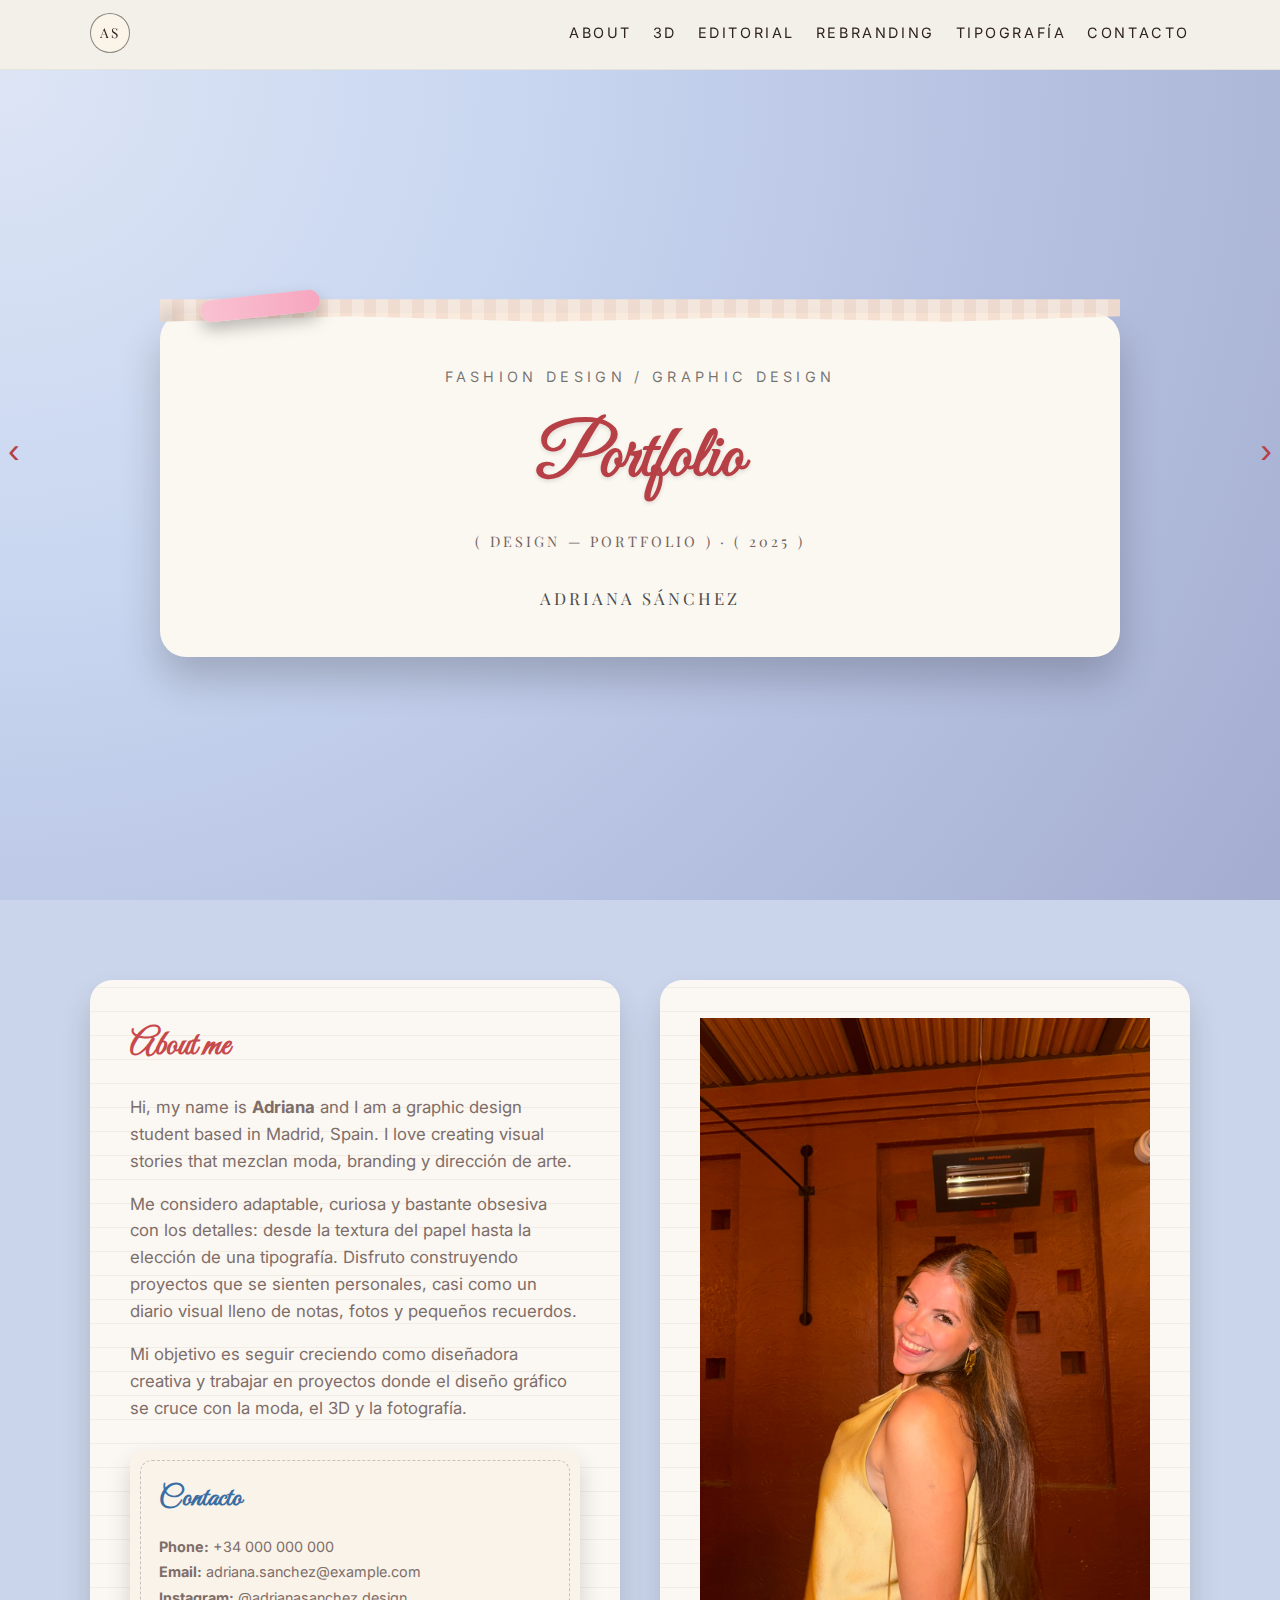
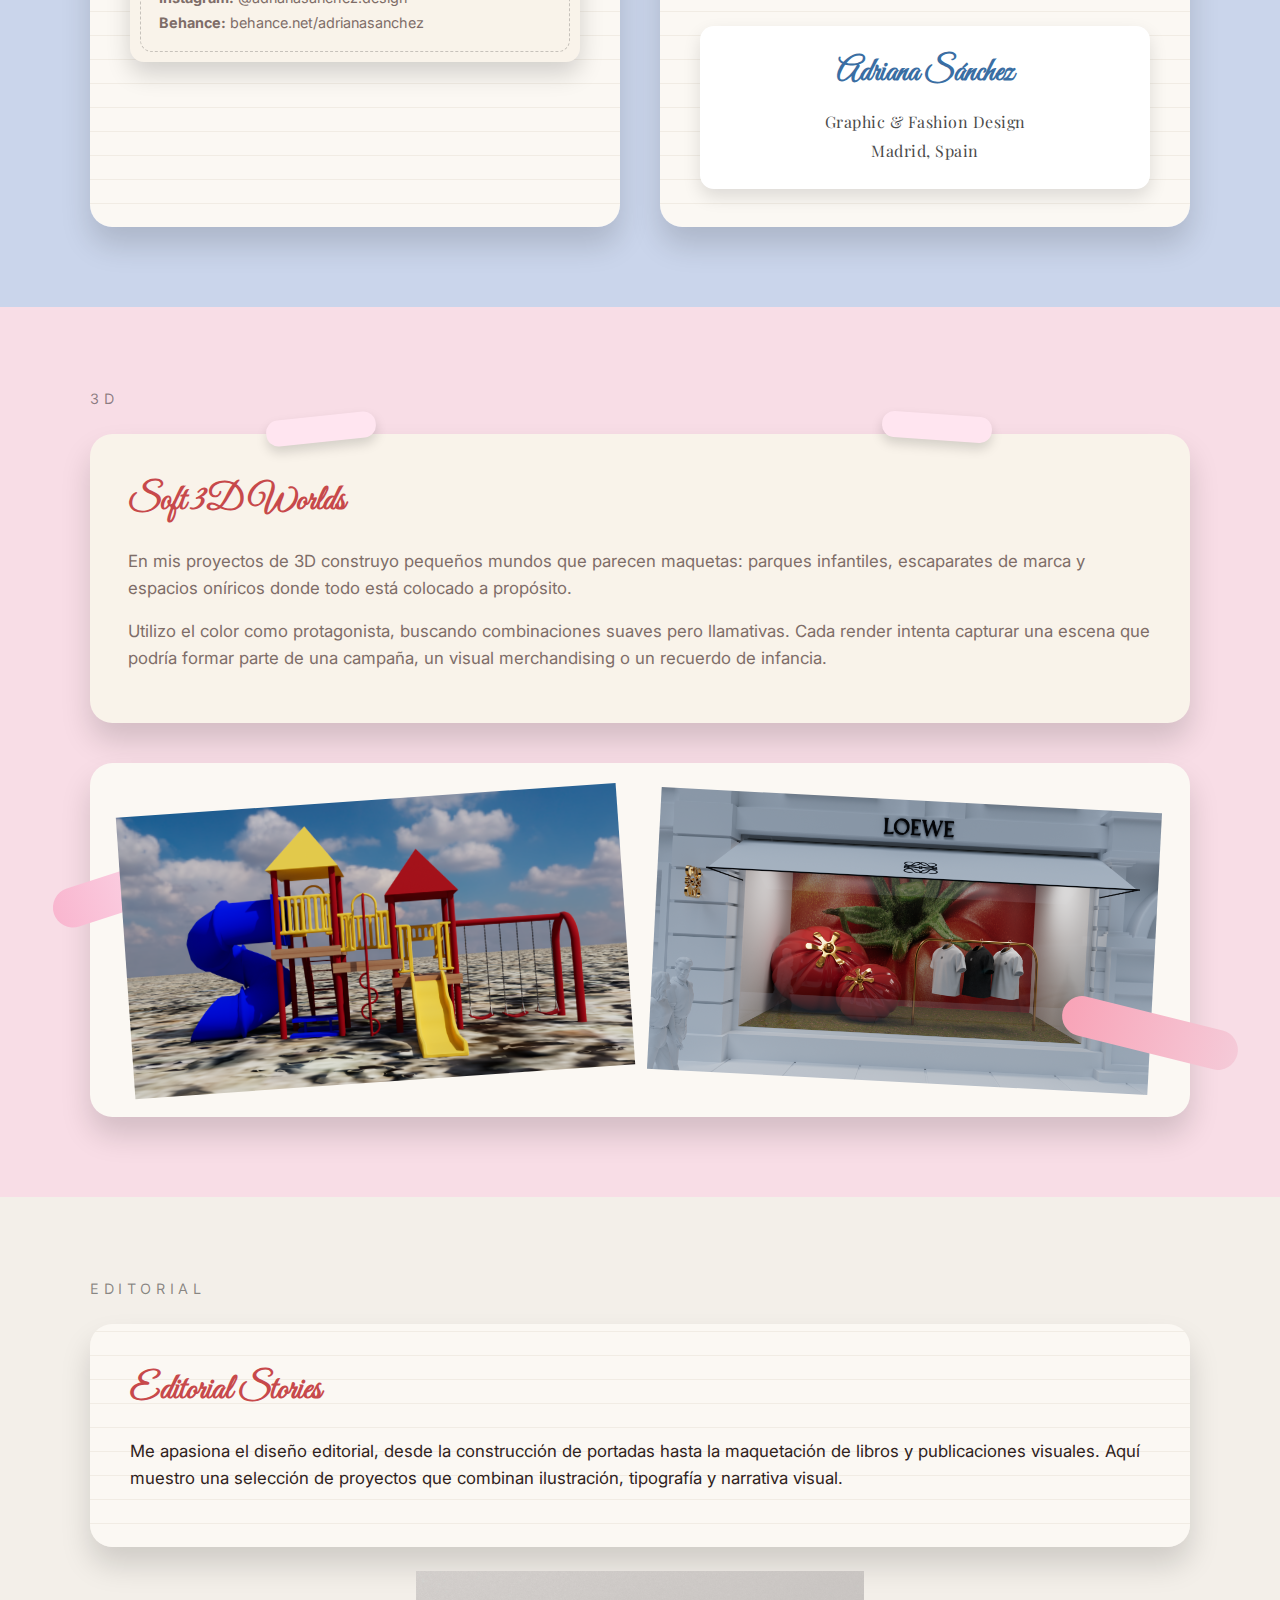
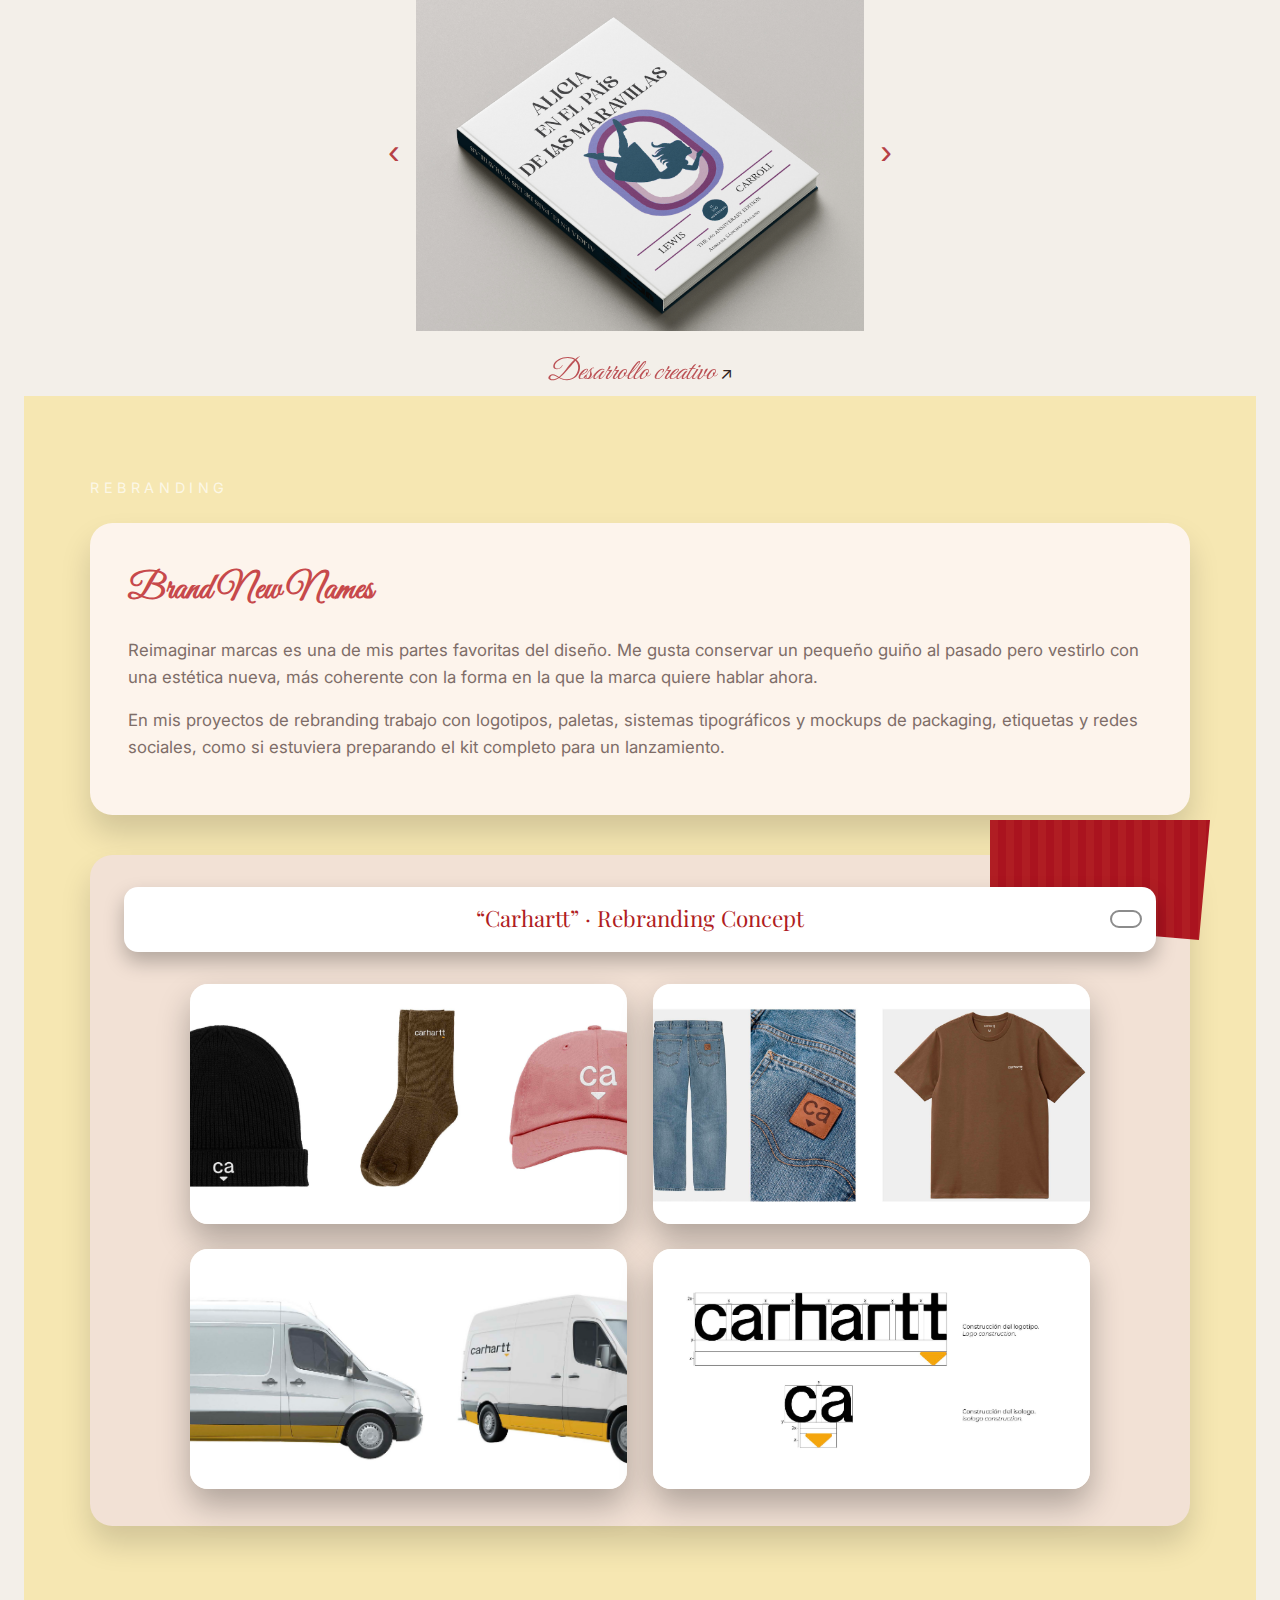
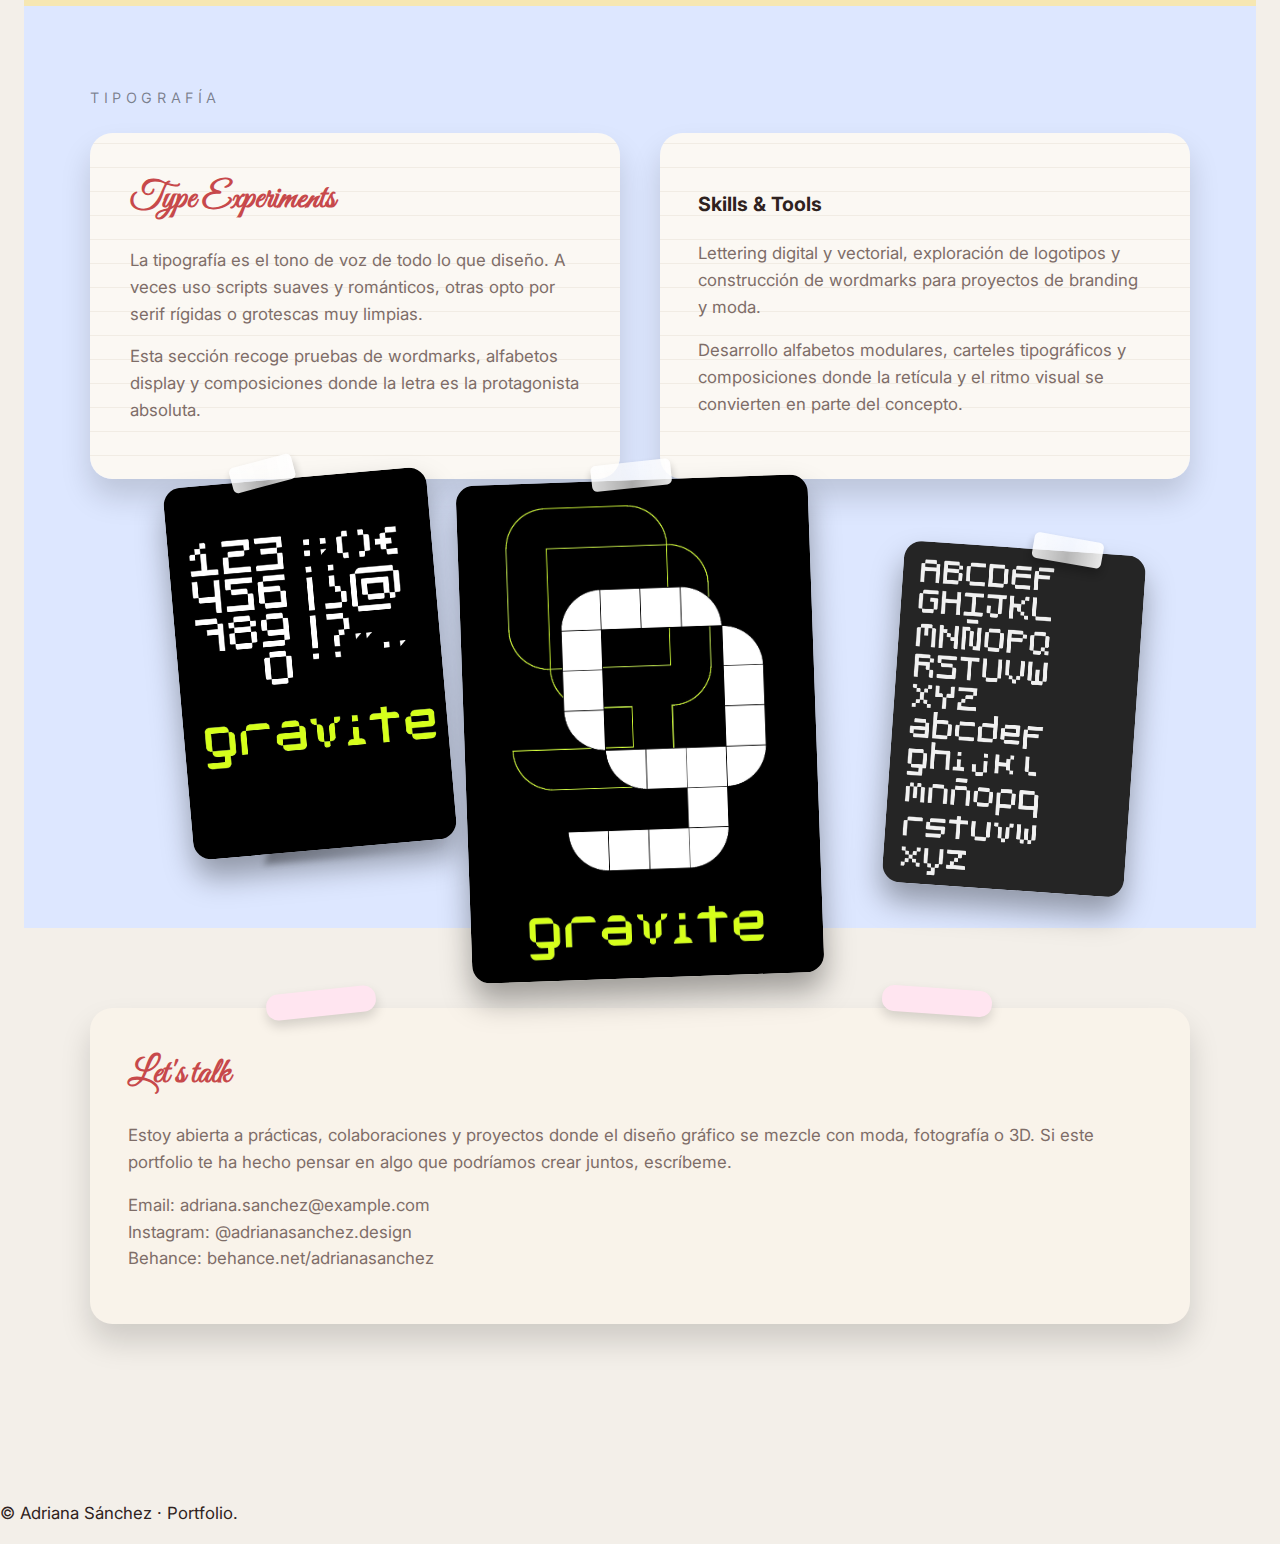
<file: index.html>
<!DOCTYPE html>
<html lang="es">
  <head>
    <meta charset="UTF-8" />
    <meta
      name="viewport"
      content="width=device-width, initial-scale=1.0"
    />
    <title>Adriana Sánchez · Portfolio</title>
    <meta
      name="description"
      content="Portfolio de diseño gráfico y moda de Adriana Sánchez: 3D, editorial, rebranding, tipografía y moda."
    />
    <link rel="stylesheet" href="styles.css" />
  </head>
  <body>
    <a class="skip-link" href="#main">Saltar al contenido</a>

    <header class="site-header">
      <nav class="site-nav" aria-label="Navegación principal">
        <a href="#top" class="logo-mark">AS</a>

        <button
          class="nav-toggle"
          aria-expanded="false"
          aria-label="Abrir menú"
        >
          ☰
        </button>

        <ul class="nav-list">
          <li><a href="#about">About</a></li>
          <li><a href="#3d">3D</a></li>
          <li><a href="#editorial">Editorial</a></li>
          <li><a href="#rebranding">Rebranding</a></li>
          <li><a href="#tipografia">Tipografía</a></li>

          <li><a href="#contacto">Contacto</a></li>
        </ul>
      </nav>
    </header>

    <main id="main">
      <!-- HERO / PORTADA TIPO SOBRE -->
      <section id="top" class="section hero-section">
  <div class="hero-cover">
    <div class="hero-cover-topline">
      <span>FASHION DESIGN / GRAPHIC DESIGN</span>
    </div>

    <h1 class="hero-cover-title">Portfolio</h1>

    <p class="hero-cover-subline">
      ( design — portfolio ) · ( 2025 )
    </p>

    <p class="hero-cover-name">Adriana&nbsp;Sánchez</p>
  </div>
</section>


      <!-- ABOUT / PÁGINA AZUL CON FOTO -->
      <section id="about" class="section section-about">
        <div class="section-inner section-inner--spread">
          <article class="page page-left page-left--about">
  <h2 class="script-heading">About me</h2>
  <p>
    Hi, my name is <strong>Adriana</strong> and I am a graphic
    design student based in Madrid, Spain. I love creating visual
    stories that mezclan moda, branding y dirección de arte.
  </p>
  <p>
    Me considero adaptable, curiosa y bastante obsesiva con los
    detalles: desde la textura del papel hasta la elección de una
    tipografía. Disfruto construyendo proyectos que se sienten
    personales, casi como un diario visual lleno de notas, fotos y
    pequeños recuerdos.
  </p>
  <p>
    Mi objetivo es seguir creciendo como diseñadora creativa y
    trabajar en proyectos donde el diseño gráfico se cruce con la
    moda, el 3D y la fotografía.
  </p>

  <!-- TARJETA DE CONTACTO DEBAJO DEL OBJETIVO -->
  <div class="ticket-card">
    <h3 class="ticket-name">Contacto</h3>
    <p><strong>Phone:</strong> +34 000 000 000</p>
    <p><strong>Email:</strong> adriana.sanchez@example.com</p>
    <p><strong>Instagram:</strong> @adrianasanchez.design</p>
    <p><strong>Behance:</strong> behance.net/adrianasanchez</p>
  </div>
</article>


          <article class="page page-right page-right--about">

  <!-- FOTO -->
  <div class="photo-frame photo-frame--id">
      <img src="assets/images/adriana.jpg" alt="Adriana Sánchez" />
  </div>

  <!-- TARJETA DE TEXTO ESTILO BEHANCE -->
  <div class="id-softcard">
      <h3 class="id-title">Adriana Sánchez</h3>
      <p class="id-line">Graphic &amp; Fashion Design</p>
      <p class="id-line">Madrid, Spain</p>
  </div>

</article>

        </div>
      </section>

      <!-- 3D · SECCIÓN ROSA SUAVE -->
      <section id="3d" class="section section-3d">
        <div class="section-label">3D</div>

        <div class="section-inner section-inner--stack">
          <article class="tape-card">
            <h2 class="script-heading">Soft 3D Worlds</h2>
            <p>
              En mis proyectos de 3D construyo pequeños mundos que parecen
              maquetas: parques infantiles, escaparates de marca y espacios
              oníricos donde todo está colocado a propósito.
            </p>
            <p>
              Utilizo el color como protagonista, buscando combinaciones
              suaves pero llamativas. Cada render intenta capturar una
              escena que podría formar parte de una campaña, un visual
              merchandising o un recuerdo de infancia.
            </p>
          </article>

              <div class="photo-collage photo-collage--ribbons">
      <div class="photo-frame photo-frame--tilt-left">
        <!-- RENDER DEL PARQUE INFANTIL -->
        <img src="assets/images/RENDERFINAL.png"
             alt="Render 3D de parque infantil" />
      </div>

      <div class="photo-frame photo-frame--tilt-right">
        <!-- RENDER DEL ESCAPARATE LOEWE -->
        <img src="assets/images/escaparate-loewe.png"
             alt="Render 3D de escaparate para Loewe" />
      </div>
    </div>

      </section>

      <section id="editorial" class="section section-editorial">
  <div class="section-label">Editorial</div>

  <div class="section-inner">

    <!-- TÍTULO -->
    <article class="page page-editorial">
      <h2 class="script-heading">Editorial Stories</h2>
      <p>
        Me apasiona el diseño editorial, desde la construcción de portadas 
        hasta la maquetación de libros y publicaciones visuales. Aquí muestro 
        una selección de proyectos que combinan ilustración, tipografía y 
        narrativa visual.
      </p>
    </article>

<!-- CARRUSEL EDITORIAL -->
<div class="editorial-carousel-wrapper">

  <div class="editorial-carousel">
    <button class="editorial-arrow editorial-arrow--left" type="button" aria-label="Anterior">‹</button>

    <div class="editorial-track">

      <div class="editorial-slide">
        <img src="assets/images/alicia portada.png" alt="Portada Alicia" />
      </div>

      <div class="editorial-slide">
        <img src="assets/images/alicia doble pagina.jpg" alt="Doble página Alicia" />
      </div>

      <div class="editorial-slide">
        <img src="assets/images/kaws calendario.jpg" alt="Calendario Kaws" />
      </div>

      <div class="editorial-slide">
        <img src="assets/images/libro infantil.png" alt="Libro infantil" />
      </div>

      <div class="editorial-slide">
        <img src="assets/images/nadin.jpg" alt="Portada DAZED" />
      </div>

      <div class="editorial-slide">
        <img src="assets/images/cartel rodilla.png" alt="Cartel Rodilla Live Rooms" />
      </div>

    </div>

    <button class="editorial-arrow editorial-arrow--right" type="button" aria-label="Siguiente">›</button>
  </div>

</div>

<div class="page-right--editorial">

    <button class="editorial-arrow editorial-arrow--left">‹</button>
    <button class="editorial-arrow editorial-arrow--right">›</button>
  </div>

  <!-- AQUÍ VA EL LINK -->
  <div class="editorial-more">
    <a href="desarrollo-editorial.html" class="editorial-more-link">
      <span class="editorial-more-text">Desarrollo creativo</span> ↗
    </a>
  </div>

</div>

</div>


      <!-- REBRANDING · SECCIÓN MARRÓN + TELA ROJA -->
      <section id="rebranding" class="section section-rebranding">
        <div class="section-label">Rebranding</div>

        <div class="section-inner section-inner--stack">
          <article class="fabric-card">
            <h2 class="script-heading">Brand New Names</h2>
            <p>
              Reimaginar marcas es una de mis partes favoritas del diseño.
              Me gusta conservar un pequeño guiño al pasado pero vestirlo con
              una estética nueva, más coherente con la forma en la que la
              marca quiere hablar ahora.
            </p>
            <p>
              En mis proyectos de rebranding trabajo con logotipos,
              paletas, sistemas tipográficos y mockups de packaging,
              etiquetas y redes sociales, como si estuviera preparando el
              kit completo para un lanzamiento.
            </p>
          </article>

          <div class="brand-board">
            <div class="label-strip">
              <span>“Carhartt” · Rebranding Concept</span>
            </div>
            <div class="rebrand-gallery">
  <div class="rebrand-card">
    <img src="assets/images/prendas.jpg" alt="Accesorios Carhartt" />
  </div>

  <div class="rebrand-card">
    <img src="assets/images/ropa.jpg" alt="Denim y camiseta Carhartt" />
  </div>

  <div class="rebrand-card">
    <img src="assets/images/furgoneta.jpg" alt="Furgoneta Carhartt" />
  </div>

  <div class="rebrand-card rebrand-card--logo">
    <img src="assets/images/logo%20e%20iso.jpg" alt="Construcción del logotipo" />
  </div>
</div>

          </div>
        </div>
      </section>

    <section id="tipografia" class="section section-type">
  <div class="section-label">Tipografía</div>

  <!-- DOBLE PÁGINA CON TEXTO EN AMBOS LADOS -->
  <div class="section-inner section-inner--spread">
    <!-- Página izquierda -->
    <article class="page page-left page-left--type">
      <h2 class="script-heading">Type Experiments</h2>
      <p>
        La tipografía es el tono de voz de todo lo que diseño. A veces
        uso scripts suaves y románticos, otras opto por serif rígidas o
        grotescas muy limpias.
      </p>
      <p>
        Esta sección recoge pruebas de wordmarks, alfabetos display y
        composiciones donde la letra es la protagonista absoluta.
      </p>
    </article>

    <!-- Página derecha -->
    <article class="page page-right page-right--type">
      <h3 class="type-subtitle">Skills &amp; Tools</h3>
      <p>
        Lettering digital y vectorial, exploración de logotipos y
        construcción de wordmarks para proyectos de branding y moda.
      </p>
      <p>
        Desarrollo alfabetos modulares, carteles tipográficos y
        composiciones donde la retícula y el ritmo visual se convierten
        en parte del concepto.
      </p>
    </article>
  </div>

  <!-- NEVERA / COLLAGE DE STICKERS TIPOGRÁFICOS -->
  <div class="section-inner">
    <div class="type-fridge">
      <!-- PÓSTER GRANDE -->
      <div class="type-sticker type-sticker--big">
        <img src="assets/images/Poster tipografico.jpg" alt="Póster tipográfico" />
      </div>

      <!-- ALFABETO -->
      <div class="type-sticker type-sticker--small type-sticker--top-right">
        <img src="assets/images/mayusculas.jpg" alt="Alfabeto tipográfico" />
      </div>

      <!-- SÍMBOLOS -->
      <div class="type-sticker type-sticker--small type-sticker--bottom-left">
        <img src="assets/images/simbolos.jpg" alt="Símbolos tipográficos" />
      </div>
    </div>
  </div>
</section>



      <!-- CONTACTO -->
      <section id="contacto" class="section section-contact">
        <div class="section-inner section-inner--center">
          <article class="tape-card contact-card">
            <h2 class="script-heading">Let&apos;s talk</h2>
            <p>
              Estoy abierta a prácticas, colaboraciones y proyectos donde el
              diseño gráfico se mezcle con moda, fotografía o 3D. Si este
              portfolio te ha hecho pensar en algo que podríamos crear
              juntos, escríbeme.
            </p>
            <p class="contact-details">
              Email:
              <span>adriana.sanchez@example.com</span><br />
              Instagram:
              <span>@adrianasanchez.design</span><br />
              Behance:
              <span>behance.net/adrianasanchez</span>
            </p>
          </article>
        </div>
      </section>
    </main>

   <footer class="site-footer">
  <p>© Adriana Sánchez · Portfolio.</p>
</footer>

<script>
  document.addEventListener("DOMContentLoaded", function () {
    const track = document.querySelector(".editorial-track");
    const slides = Array.from(document.querySelectorAll(".editorial-slide"));
    const prevBtn = document.querySelector(".editorial-arrow--left");
    const nextBtn = document.querySelector(".editorial-arrow--right");
    const carousel = document.querySelector(".editorial-carousel");

    if (!track || slides.length === 0 || !carousel) return;

    let index = 0;
    let startX = 0;
    let isPointerDown = false;
    let autoInterval = null;

    function updateCarousel() {
      track.style.transform = "translateX(-" + index * 100 + "%)";
    }

    function goNext() {
      index = (index + 1) % slides.length;
      updateCarousel();
    }

    function goPrev() {
      index = (index - 1 + slides.length) % slides.length;
      updateCarousel();
    }

    // Flechas simples (por si las quieres usar)
    if (nextBtn) nextBtn.addEventListener("click", goNext);
    if (prevBtn) prevBtn.addEventListener("click", goPrev);

    // ------- AUTO-SLIDE SOLO CUANDO EL CURSOR ESTÁ ENCIMA -------

    function startAuto() {
      if (autoInterval) return;
      autoInterval = setInterval(goNext, 1800); // cambia cada 1.8s
    }

    function stopAuto() {
      if (!autoInterval) return;
      clearInterval(autoInterval);
      autoInterval = null;
    }

    // IMPORTANTE: solo aquí se llama a startAuto
    carousel.addEventListener("mouseenter", startAuto);
    carousel.addEventListener("mouseleave", stopAuto);

    // ------- SWIPE / TOUCH PARA MÓVIL -------

    // Touch
    track.addEventListener("touchstart", function (e) {
      if (!e.touches || !e.touches.length) return;
      startX = e.touches[0].clientX;
    });

    track.addEventListener("touchend", function (e) {
      if (!e.changedTouches || !e.changedTouches.length) return;
      const endX = e.changedTouches[0].clientX;
      const diff = endX - startX;

      if (Math.abs(diff) > 50) {
        if (diff < 0) {
          goNext();
        } else {
          goPrev();
        }
      }
    });

    // Ratón (drag simple)
    track.addEventListener("mousedown", function (e) {
      isPointerDown = true;
      startX = e.clientX;
    });

    track.addEventListener("mouseup", function (e) {
      if (!isPointerDown) return;
      isPointerDown = false;

      const endX = e.clientX;
      const diff = endX - startX;

      if (Math.abs(diff) > 50) {
        if (diff < 0) {
          goNext();
        } else {
          goPrev();
        }
      }
    });

    track.addEventListener("mouseleave", function () {
      isPointerDown = false;
    });
  });
</script>



  </body>
</html>
</file>
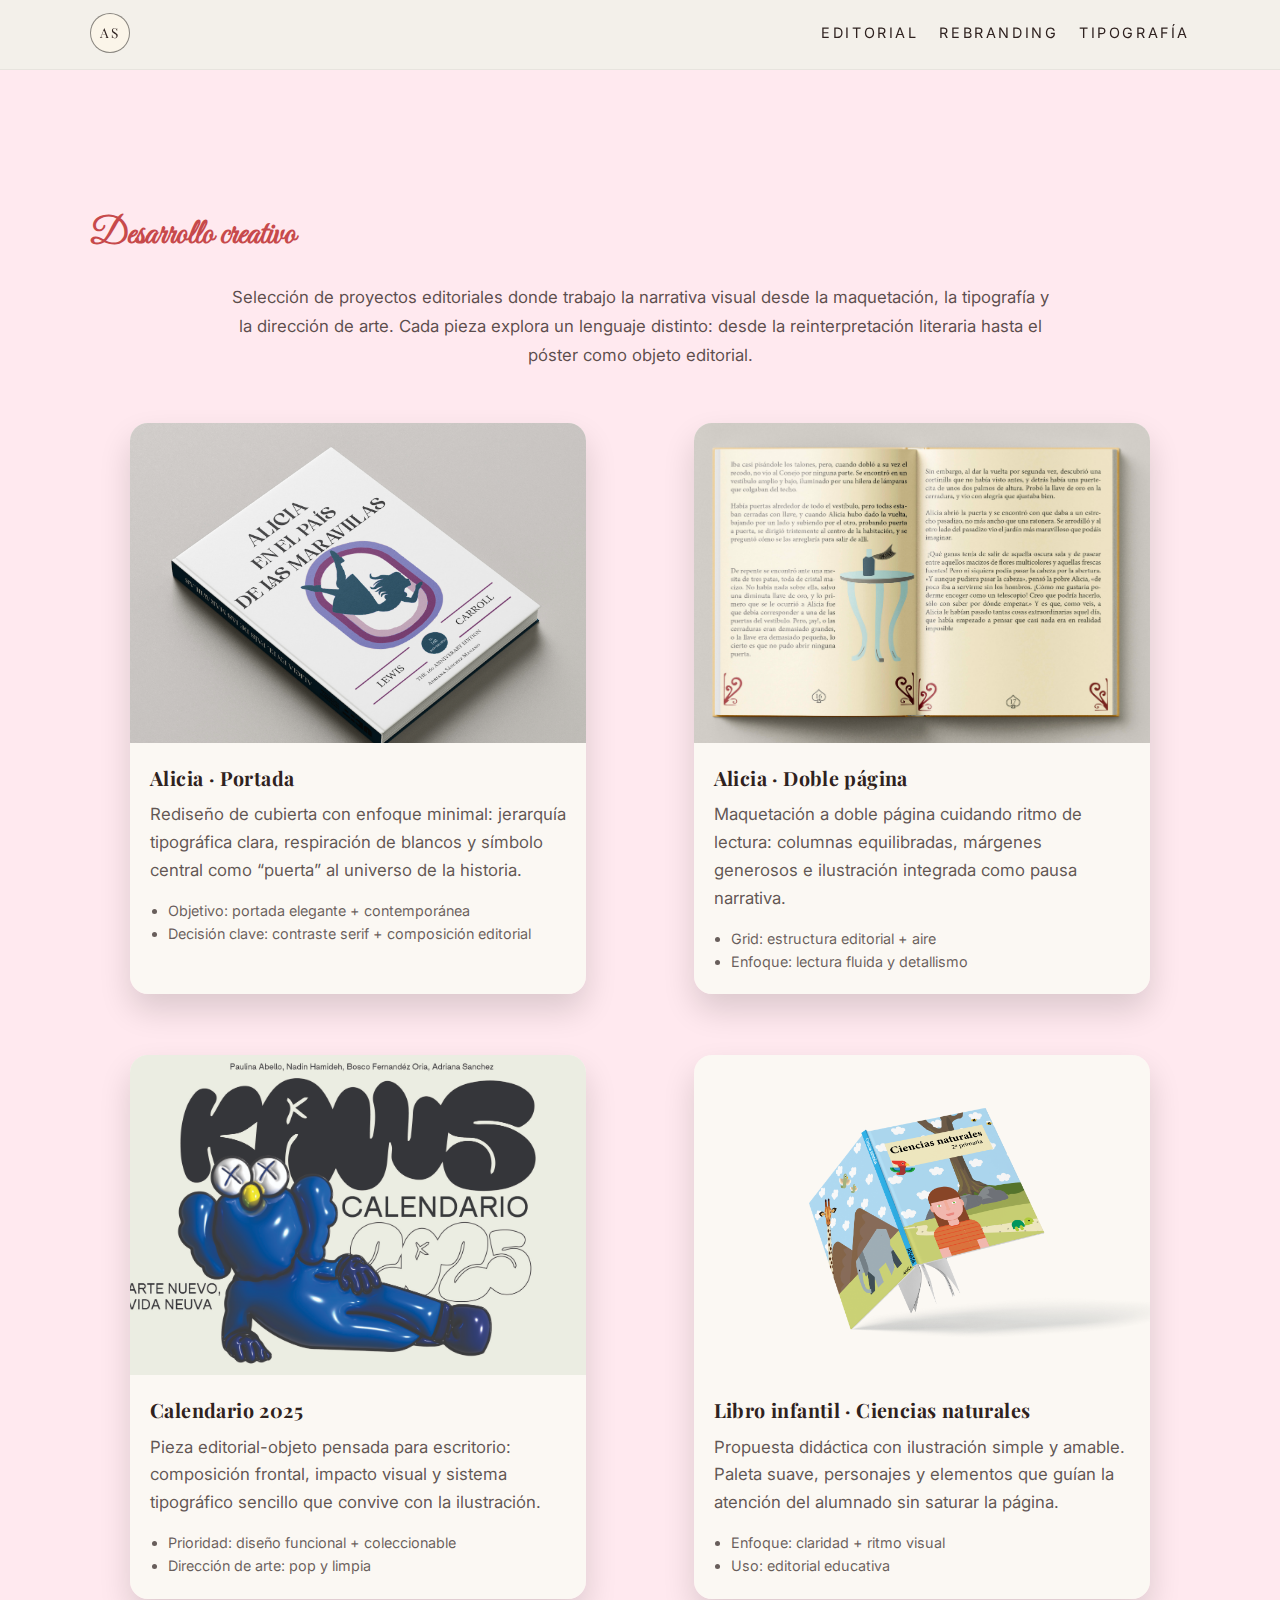
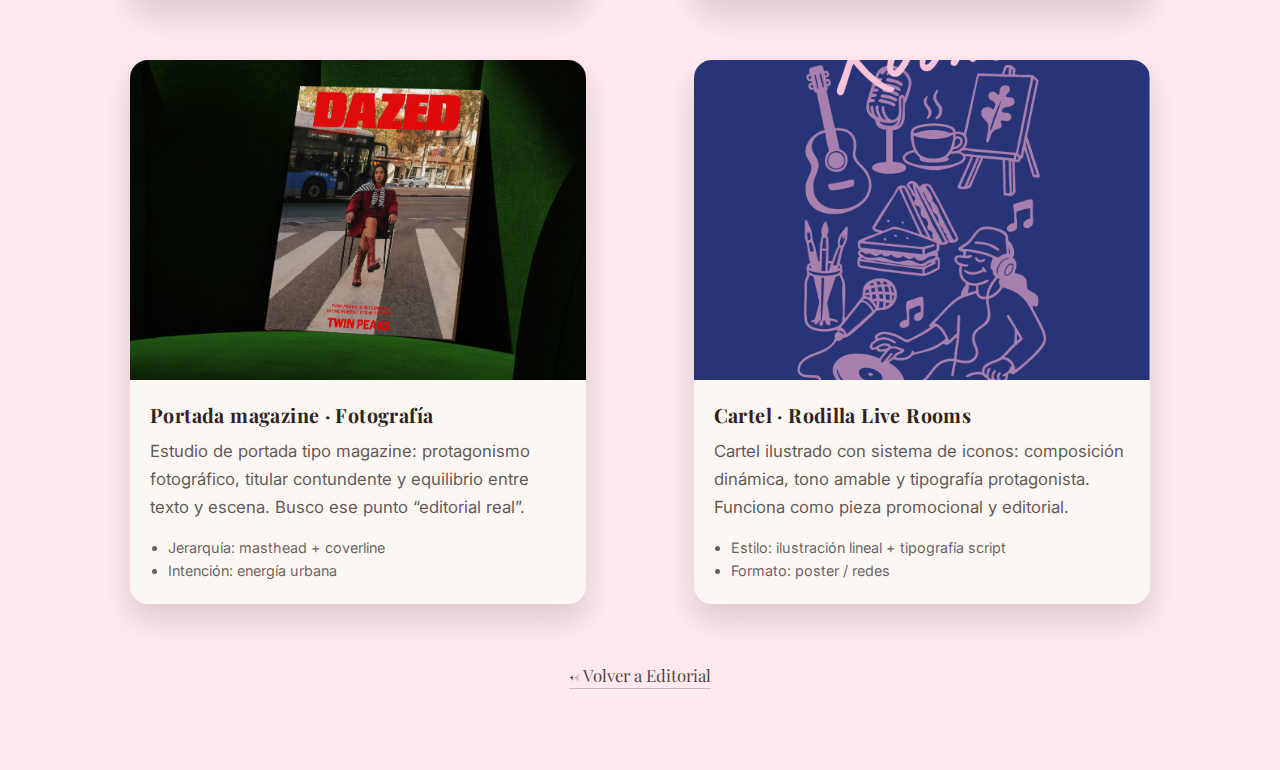
<file: desarrollo-editorial.html>
<!DOCTYPE html>
<html lang="es">
<head>
  <meta charset="UTF-8" />
  <title>Desarrollo creativo · Editorial</title>

  <!-- IMPORTANTE: mismo CSS que el index -->
  <link rel="stylesheet" href="styles.css" />
</head>
<link rel="stylesheet" href="styles.css" />
<link rel="stylesheet" href="desarrollo-editorial.css" />

  <!-- CONTENIDO -->
  <main class="editorial-detail-page">
<main class="editorial-detail-page">

  <section class="editorial-detail">

    <div class="editorial-detail-wrap">

      <h1 class="script-heading">Desarrollo creativo</h1>

      <p class="editorial-detail-intro">
        Selección de proyectos editoriales donde trabajo la narrativa visual desde la maquetación,
        la tipografía y la dirección de arte. Cada pieza explora un lenguaje distinto: desde la
        reinterpretación literaria hasta el póster como objeto editorial.
      </p>

      <div class="editorial-detail-grid">

        <!-- 1) ALICIA PORTADA -->
        <figure class="editorial-detail-card">
          <img src="assets/images/alicia portada.png" alt="Portada Alicia en el país de las maravillas" />
          <figcaption>
            <h3>Alicia · Portada</h3>
            <p>
              Rediseño de cubierta con enfoque minimal: jerarquía tipográfica clara, respiración
              de blancos y símbolo central como “puerta” al universo de la historia.
            </p>
            <ul>
              <li>Objetivo: portada elegante + contemporánea</li>
              <li>Decisión clave: contraste serif + composición editorial</li>
            </ul>
          </figcaption>
        </figure>

        <!-- 2) ALICIA DOBLE PÁGINA -->
        <figure class="editorial-detail-card">
          <img src="assets/images/alicia doble pagina.jpg" alt="Doble página Alicia en el país de las maravillas" />
          <figcaption>
            <h3>Alicia · Doble página</h3>
            <p>
              Maquetación a doble página cuidando ritmo de lectura: columnas equilibradas, márgenes
              generosos e ilustración integrada como pausa narrativa.
            </p>
            <ul>
              <li>Grid: estructura editorial + aire</li>
              <li>Enfoque: lectura fluida y detallismo</li>
            </ul>
          </figcaption>
        </figure>

        <!-- 3) KAWS CALENDARIO -->
        <figure class="editorial-detail-card">
          <img src="assets/images/kaws calendario.jpg" alt="Calendario KAWS 2025" />
          <figcaption>
            <h3>Calendario 2025</h3>
            <p>
              Pieza editorial-objeto pensada para escritorio: composición frontal, impacto visual y
              sistema tipográfico sencillo que convive con la ilustración.
            </p>
            <ul>
              <li>Prioridad: diseño funcional + coleccionable</li>
              <li>Dirección de arte: pop y limpia</li>
            </ul>
          </figcaption>
        </figure>

        <!-- 4) LIBRO INFANTIL -->
        <figure class="editorial-detail-card">
          <img src="assets/images/libro infantil.png" alt="Libro infantil Ciencias Naturales" />
          <figcaption>
            <h3>Libro infantil · Ciencias naturales</h3>
            <p>
              Propuesta didáctica con ilustración simple y amable. Paleta suave, personajes y elementos
              que guían la atención del alumnado sin saturar la página.
            </p>
            <ul>
              <li>Enfoque: claridad + ritmo visual</li>
              <li>Uso: editorial educativa</li>
            </ul>
          </figcaption>
        </figure>

        <!-- 5) DAZED / NADIN -->
        <figure class="editorial-detail-card">
          <img src="assets/images/nadin.jpg" alt="Portada editorial estilo magazine Dazed" />
          <figcaption>
            <h3>Portada magazine · Fotografía</h3>
            <p>
              Estudio de portada tipo magazine: protagonismo fotográfico, titular contundente y
              equilibrio entre texto y escena. Busco ese punto “editorial real”.
            </p>
            <ul>
              <li>Jerarquía: masthead + coverline</li>
              <li>Intención: energía urbana</li>
            </ul>
          </figcaption>
        </figure>

        <!-- 6) CARTEL RODILLA -->
        <figure class="editorial-detail-card">
          <img src="assets/images/cartel rodilla.png" alt="Cartel Rodilla Live Rooms" />
          <figcaption>
            <h3>Cartel · Rodilla Live Rooms</h3>
            <p>
              Cartel ilustrado con sistema de iconos: composición dinámica, tono amable y
              tipografía protagonista. Funciona como pieza promocional y editorial.
            </p>
            <ul>
              <li>Estilo: ilustración lineal + tipografía script</li>
              <li>Formato: poster / redes</li>
            </ul>
          </figcaption>
        </figure>

      </div>

      <div class="editorial-detail-back">
        <a href="index.html#editorial">← Volver a Editorial</a>
      </div>

    </div>

  </section>
<body>

  <!-- HEADER (puedes copiar el mismo que en index.html si quieres) -->
  <header class="site-header">
    <nav class="site-nav">
      <a href="index.html" class="logo-mark">AS</a>
      <ul class="nav-list">
        <li><a href="index.html#editorial">Editorial</a></li>
        <li><a href="index.html#rebranding">Rebranding</a></li>
        <li><a href="index.html#tipografia">Tipografía</a></li>
      </ul>
    </nav>
  </header>



</main>

  
  </main>

</body>
</html>
</file>
<file: styles.css>
@import url("https://fonts.googleapis.com/css2?family=Inter:wght@300;400;500&family=Playfair+Display:wght@500;700&family=Great+Vibes&display=swap");

:root {
  /* Colores de fondos por sección */
  --bg-body: #f3efe9;
  --bg-hero-top: #c4c9d8;
  --bg-hero-bottom: #4a4f63;
  --bg-about: #cad5eb;
  --bg-3d: #f8dde6;
  --bg-editorial: #ffe9ef;
  --bg-rebranding: #f6e7b2;
  --bg-type: #dde7ff;
  --bg-fashion: #f3e0cf;

  --paper: #fbf8f3;
  --paper-soft: #f9f3ea;
  --paper-shadow: rgba(0, 0, 0, 0.15);

  --text-main: #2f2220;
  --text-muted: #7e6d68;
  --text-on-dark: #f6eee5;

  --accent: #c7494b;
  --accent-soft: #f18986;
  --accent-blue: #3a6ea3;

  --font-sans: "Inter", system-ui, -apple-system, BlinkMacSystemFont, sans-serif;
  --font-serif: "Playfair Display", serif;
  --font-script: "Great Vibes", cursive;

  --fs-base: clamp(0.95rem, 0.3vw + 0.9rem, 1.05rem);
  --fs-sm: clamp(0.8rem, 0.2vw + 0.75rem, 0.9rem);
  --fs-lg: clamp(1.1rem, 0.6vw + 1rem, 1.4rem);
  --fs-xl: clamp(1.6rem, 1vw + 1.4rem, 2.3rem);
  --fs-xxl: clamp(2.8rem, 3vw + 2.6rem, 4rem);

  --radius-card: 1.4rem;
  --radius-photo: 1rem;

  --header-height: 70px;
}

*,
*::before,
*::after {
  box-sizing: border-box;
}

html,
body {
  margin: 0;
  padding: 0;
}

body {
  font-family: var(--font-sans);
  font-size: var(--fs-base);
  background: var(--bg-body);
  color: var(--text-main);
  line-height: 1.6;
  -webkit-font-smoothing: antialiased;
}

img {
  max-width: 100%;
  display: block;
}

a {
  color: inherit;
  text-decoration: none;
}

a:hover {
  text-decoration: underline;
}

.skip-link {
  position: absolute;
  left: -999px;
  top: 0;
  padding: 0.5rem 1rem;
  background: #000;
  color: #fff;
  z-index: 100;
}

.skip-link:focus {
  left: 1rem;
  top: 1rem;
}

/* HEADER */

.site-header {
  position: fixed;
  inset-inline: 0;
  top: 0;
  height: var(--header-height);
  padding: 0.8rem 1.5rem;
  background: rgba(243, 239, 233, 0.97);
  backdrop-filter: blur(12px);
  border-bottom: 1px solid rgba(0, 0, 0, 0.05);
  z-index: 20;
}

.site-nav {
  max-width: 1100px;
  margin: 0 auto;
  display: flex;
  align-items: center;
  justify-content: space-between;
  gap: 1.5rem;
}

.logo-mark {
  width: 40px;
  height: 40px;
  border-radius: 999px;
  border: 1px solid rgba(0, 0, 0, 0.45);
  font-family: var(--font-serif);
  font-size: 0.85rem;
  letter-spacing: 0.14em;
  text-transform: uppercase;
  display: inline-flex;
  align-items: center;
  justify-content: center;
  background: #fbf5e9;
}

.nav-list {
  list-style: none;
  display: flex;
  gap: 1.3rem;
  padding: 0;
  margin: 0;
  font-size: var(--fs-sm);
  letter-spacing: 0.18em;
  text-transform: uppercase;
}

.nav-list a {
  position: relative;
  padding-bottom: 0.2rem;
}

.nav-list a::after {
  content: "";
  position: absolute;
  left: 0;
  bottom: 0;
  width: 0;
  height: 1px;
  background-color: #000;
  transition: width 0.2s ease;
}

.nav-list a:hover::after {
  width: 100%;
}

.nav-toggle {
  display: none;
  background: none;
  border: none;
  font-size: 1.25rem;
  cursor: pointer;
}

/* LAYOUT GENERAL */

main {
  padding-top: var(--header-height);
}

.section {
  padding: 5rem 1.5rem;
}

.section-inner {
  max-width: 1100px;
  margin: 0 auto;
}

.section-inner--spread {
  display: grid;
  grid-template-columns: minmax(0, 1fr) minmax(0, 1fr);
  gap: 2.5rem;
}

.section-inner--stack {
  display: flex;
  flex-direction: column;
  gap: 2.5rem;
}

.section-inner--center {
  display: flex;
  justify-content: center;
}

/* TARJETAS PAPEL */

.hero-envelope,
.page,
.tape-card,
.lace-card,
.fabric-card,
.ribbon-card,
.contact-card,
.brand-board,
.photo-collage,
.lookbook-row,
.type-samples,
.id-card,
.ticket-card {
  border-radius: var(--radius-card);
  background: var(--paper);
  box-shadow: 0 18px 30px var(--paper-shadow);
  position: relative;
}

/* PORTADA / HERO NUEVO */

.hero-section {
  min-height: calc(100vh - var(--header-height));
  background: radial-gradient(circle at top left, #dde5f5 0, #c8d6f0 35%, #b7c2e2 65%, #a4adcf 100%);
  display: flex;
  align-items: center;
  justify-content: center;
  padding-inline: 1.5rem;
}

.hero-cover {
  max-width: 960px;
  width: 100%;
  padding: 3.2rem 3rem 2.8rem;
  background: #fbf7f1;
  border-radius: 26px;
  box-shadow: 0 22px 40px rgba(0, 0, 0, 0.2);
  position: relative;
  text-align: center;
}

/* “Desgarro” superior tipo papel */
.hero-cover::before {
  content: "";
  position: absolute;
  top: -14px;
  left: 0;
  right: 0;
  height: 28px;
  background:
    radial-gradient(circle at 10px 24px, rgba(0,0,0,0.12) 0, transparent 28px),
    repeating-linear-gradient(
      90deg,
      #f9e9dc 0,
      #f9e9dc 12px,
      #f4dccd 12px,
      #f4dccd 24px
    );
  clip-path: polygon(0 0, 100% 0, 100% 60%, 82% 80%, 60% 65%, 40% 80%, 20% 60%, 0 80%);
  opacity: 0.9;
}

/* cinta rosa arriba a la izquierda */
.hero-cover::after {
  content: "";
  position: absolute;
  top: -18px;
  left: 40px;
  width: 120px;
  height: 22px;
  background: linear-gradient(90deg, #f9c2d1, #f7a6c0);
  border-radius: 999px;
  box-shadow: 0 8px 16px rgba(0, 0, 0, 0.25);
  transform: rotate(-6deg);
}

.hero-cover-topline {
  font-size: var(--fs-sm);
  letter-spacing: 0.3em;
  text-transform: uppercase;
  color: rgba(0, 0, 0, 0.55);
  margin-bottom: 0.9rem;
}

.hero-cover-title {
  font-family: var(--font-script);
  font-size: clamp(3.2rem, 6vw, 4.5rem);
  margin: 0.4rem 0 0.8rem;
  color: #b64045;
  text-shadow: 0 2px 4px rgba(0, 0, 0, 0.12);
}

.hero-cover-subline {
  font-family: var(--font-serif);
  font-size: var(--fs-sm);
  letter-spacing: 0.22em;
  text-transform: uppercase;
  color: #71625e;
  margin: 0 0 2rem;
}

.hero-cover-name {
  font-family: var(--font-serif);
  font-size: var(--fs-base);
  letter-spacing: 0.18em;
  text-transform: uppercase;
  color: #4c4c4c;
  margin: 0;
}

/* responsive portada */

@media (max-width: 768px) {
  .hero-cover {
    padding: 2.6rem 2.1rem 2.4rem;
    border-radius: 22px;
  }

  .hero-cover::after {
    left: 24px;
    width: 100px;
  }

  .hero-cover-subline {
    letter-spacing: 0.16em;
  }
}

@media (max-width: 480px) {
  .hero-cover {
    padding: 2.4rem 1.6rem 2.2rem;
  }

  .hero-cover-topline {
    letter-spacing: 0.22em;
  }
}

/* ENCABEZADO CALIGRAFÍA */

.script-heading {
  font-family: var(--font-script);
  font-size: var(--fs-xl);
  margin: 0 0 1.2rem;
  color: var(--accent);
}

/* ABOUT: PÁGINA DOBLE AZUL */

.section-about {
  background: var(--bg-about);
}

.page {
  padding: 2.4rem 2.5rem;
  background: repeating-linear-gradient(
      0deg,
      #fbf8f3,
      #fbf8f3 23px,
      #f1ece4 23px,
      #f1ece4 24px
    );
}

.page-left--about p {
  margin-top: 0;
  margin-bottom: 1rem;
  color: var(--text-muted);
}

.page-right--about {
  position: relative;
}
/* Tarjeta blanca estilo Behance */
.id-softcard {
  margin-top: 1.6rem;
  background: #ffffff;
  padding: 1.4rem 1.8rem;
  border-radius: 14px;
  box-shadow: 0 8px 18px rgba(0, 0, 0, 0.12);
  text-align: center;
}

/* Título estilo script elegante */
.id-title {
  font-family: var(--font-script);
  font-size: 2rem;
  margin: 0 0 0.6rem;
  color: #3a6ea3; /* azul estilo CV */
}

/* Texto en cursiva elegante, como el Behance */
.id-line {
  margin: 0.2rem 0;
  font-family: var(--font-serif);
  font-size: 1rem;
  color: #4b4b4b;
  letter-spacing: 0.5px;
}


.id-card::before {
  content: "";
  position: absolute;
  top: -18px;
  left: 12px;
  width: 90px;
  height: 22px;
  background: linear-gradient(90deg, #f9d7d0, #f3b4dc);
  border-radius: 999px;
  box-shadow: 0 6px 10px rgba(0, 0, 0, 0.25);
  transform: rotate(-4deg);
}

.id-card::after {
  /* clip plateado */
  content: "";
  position: absolute;
  top: -24px;
  right: 40%;
  width: 40px;
  height: 26px;
  border-radius: 16px;
  border: 2px solid rgba(160, 160, 160, 0.9);
  background: rgba(240, 240, 240, 0.8);
}

.photo-frame--id img {
  width: 100%;
  height: 100%;
  object-fit: cover;
  border-radius: inherit;
}



.id-info p {
  margin: 0.15rem 0;
  font-size: var(--fs-sm);
}

.ticket-card {
  margin-top: 1.8rem;
  padding: 1.6rem 1.8rem;
  border-radius: 14px;
  background: var(--paper-soft);
  box-shadow: 0 12px 24px rgba(0, 0, 0, 0.16);
  position: relative;
}

.ticket-card::before {
  content: "";
  position: absolute;
  inset: 10px;
  border-radius: 12px;
  border: 1px dashed rgba(0, 0, 0, 0.2);
}

.ticket-name {
  font-family: var(--font-script);
  font-size: 1.8rem;
  margin: 0 0 0.8rem;
  color: var(--accent-blue);
}

.ticket-card p {
  margin: 0.15rem 0;
  font-size: var(--fs-sm);
}

/* ETIQUETA DE SECCIÓN */

.section-label {
  max-width: 1100px;
  margin: 0 auto 1.5rem;
  font-size: var(--fs-sm);
  letter-spacing: 0.32em;
  text-transform: uppercase;
  color: rgba(0, 0, 0, 0.45);
}

/* 3D · TARJETA CON CINTA */

.section-3d {
  background: var(--bg-3d);
}

.tape-card {
  padding: 2.4rem 2.4rem 2.2rem;
  background: var(--paper-soft);
}

.tape-card::before,
.tape-card::after {
  content: "";
  position: absolute;
  width: 110px;
  height: 26px;
  background: #ffe5f0;
  border-radius: 12px;
  box-shadow: 0 6px 12px rgba(0, 0, 0, 0.15);
}

.tape-card::before {
  top: -18px;
  left: 16%;
  transform: rotate(-6deg);
}

.tape-card::after {
  top: -20px;
  right: 18%;
  transform: rotate(4deg);
}

.tape-card p {
  margin-top: 0;
  margin-bottom: 1rem;
  color: var(--text-muted);
}

/* COLLAGE 3D CON RIBBONS */

.photo-collage {
  padding: 2.3rem 2.2rem 2.2rem;
}

.photo-collage--ribbons::before {
  content: "";
  position: absolute;
  left: -40px;
  top: 30%;
  width: 160px;
  height: 40px;
  background: linear-gradient(90deg, #f9b6cf, #fce2f0);
  border-radius: 999px;
  transform: rotate(-18deg);
}

.photo-collage--ribbons::after {
  content: "";
  position: absolute;
  right: -50px;
  bottom: 18%;
  width: 180px;
  height: 40px;
  background: linear-gradient(90deg, #f8a3b7, #f5cad8);
  border-radius: 999px;
  transform: rotate(14deg);
}

.photo-collage--ribbons {
  display: grid;
  grid-template-columns: repeat(2, minmax(0, 1fr));
  gap: 1.7rem;
}

.photo-frame--tilt-left {
  transform: rotate(-4deg);
}

.photo-frame--tilt-right {
  transform: rotate(3deg);
}
/* ================================
   EDITORIAL
================================ */

/* Columna derecha de editorial (carrusel) centrada */
.page-right--editorial {
  display: flex;
  flex-direction: column;
  align-items: center;
}

/* CONTENEDOR carrusel + flechas */
.editorial-carousel-wrapper {
  position: relative;
  width: 100%;
  max-width: 520px;      /* ancho máximo del carrusel */
  margin-inline: auto;
  margin-top: 1.5rem;
}

/* CARRUSEL */
.editorial-carousel {
  overflow: hidden;
  border-radius: 14px;
}


.editorial-track {
  display: flex;
  transition: transform 0.5s ease;
}

/* Cada slide ocupa todo el ancho del carrusel */
.editorial-slide img{
  object-fit: contain;
  background: transparent; /* o var(--paper) si quieres un fondo suave */
}

.editorial-slide{
  min-width: 100%;
  display:flex;
  justify-content:center;
  align-items:center;
}

.editorial-slide img{
  width: 100%;
  height: 360px;
  object-fit: contain;
}


/* FLECHAS SIEMPRE VISIBLES */
.editorial-arrow {
  position: absolute;
  top: 50%;
  transform: translateY(-50%);
  border: none;
  background: transparent;
  font-size: 2.2rem;
  line-height: 1;
  color: #b64045;
  cursor: pointer;
  padding: 0;
  z-index: 5;
}

.editorial-arrow--left {
  left: 8px;
}

.editorial-arrow--right {
  right: 8px;
}

.editorial-arrow:focus {
  outline: none;
}

.editorial-arrow:hover {
  transform: translateY(-50%) scale(1.12);
}

/* TEXTO "DESARROLLO CREATIVO" DEBAJO, CENTRADO */
.editorial-more {
  margin-top: 1.2rem;
  text-align: center;
}

.editorial-more-link {
  text-decoration: none;
}

.editorial-more-text {
  font-family: var(--font-script);
  font-size: 1.8rem;
  font-style: italic;
  color: #b64045;
  opacity: 0.9;
  transition: 0.25s ease;
}

.editorial-more-link:hover .editorial-more-text {
  opacity: 1;
  transform: translateY(-2px);
}

/* responsive */
@media (max-width: 768px){
  .editorial-arrow--left { left: -14px; }
  .editorial-arrow--right { right: -14px; }
}


/* REBRANDING · FONDO MARRÓN + TELA ROJA */

.section-rebranding {
  background: var(--bg-rebranding);
  color: var(--text-on-dark);
}

.section-rebranding .section-label {
  color: rgba(255, 255, 255, 0.7);
}

.fabric-card {
  background: #fdf4ec;
  color: var(--text-main);
  padding: 2.4rem 2.4rem;
}

.fabric-card p {
  margin-top: 0;
  margin-bottom: 1rem;
  color: var(--text-muted);
}

.brand-board {
  margin-top: 0;
  padding: 2rem 2.1rem 2.3rem;
  background: #f2e1d5;
}
/* REBRANDING · GALERÍA 4 IMÁGENES */
/* REBRANDING · GALERÍA 2x2 */
.rebrand-gallery{
  margin-top: 2rem;
  display: grid;
  grid-template-columns: repeat(2, 1fr);
  gap: 1.6rem;
  max-width: 900px;
  margin-left: auto;
  margin-right: auto;
}

.rebrand-card{
  background: #fdf4ec;
  border-radius: 18px;
  overflow: hidden;
  box-shadow: 0 16px 32px rgba(0,0,0,0.28);
  height: 240px; /* MÁS GRANDE */
  display: flex;
}

.rebrand-card img{
  width: 100%;
  height: 100%;
  object-fit: cover;
}

/* Logo mejor visible */
.rebrand-card--logo img{
  object-fit: contain;
  background: #ffffff;
  padding: 14px;
}

/* RESPONSIVE */
@media (max-width: 900px){
  .rebrand-gallery{
    grid-template-columns: 1fr;
  }

  .rebrand-card{
    height: auto;
  }

  .rebrand-card img{
    height: auto;
  }
}


/* Responsive */
@media (max-width: 1000px){
  .rebrand-gallery{
    grid-template-columns: repeat(2, minmax(0, 1fr));
  }
  .rebrand-card{
    height: 200px;
  }
}

@media (max-width: 520px){
  .rebrand-gallery{
    grid-template-columns: 1fr;
  }
  .rebrand-card{
    height: auto;
  }
  .rebrand-card img{
    height: auto;
  }
}

.brand-board::before {
  /* “trozo de tela” rojo */
  content: "";
  position: absolute;
  top: -35px;
  right: -20px;
  width: 220px;
  height: 120px;
  background: repeating-linear-gradient(
      90deg,
      #b01d23,
      #b01d23 8px,
      #aa131f 8px,
      #aa131f 16px
    );
  clip-path: polygon(0 0, 100% 0, 95% 100%, 0 85%);
  box-shadow: 0 18px 30px rgba(0, 0, 0, 0.4);
}

.label-strip {
  padding: 0.9rem 1.4rem;
  background: #fff;
  border-radius: 14px;
  box-shadow: 0 10px 20px rgba(0, 0, 0, 0.26);
  font-family: var(--font-serif);
  font-size: var(--fs-lg);
  color: #b01d23;
  text-align: center;
  position: relative;
}

.label-strip::after {
  /* clip plateado */
  content: "";
  position: absolute;
  right: 14px;
  top: 50%;
  width: 32px;
  height: 18px;
  transform: translateY(-50%);
  border-radius: 999px;
  border: 2px solid #8c8c8c;
}

.photo-row {
  display: grid;
  grid-template-columns: repeat(3, minmax(0, 1fr));
  gap: 1.5rem;
  margin-top: 2rem;
}

.photo-frame--tag {
  min-height: 140px;
  background: #f8eee4;
}

/* TIPOGRAFÍA · PÁGINA DOBLE AZUL CLARITO */

.section-type {
  background: var(--bg-type);
}

/* CONTENEDOR TIPO SPREAD DE TIPOGRAFÍA */
.page-left--type p {
  margin-top: 0;
  margin-bottom: 1rem;
  color: var(--text-muted);
}

.page-right--type {
  padding: 2.3rem 2.4rem;
}

.page-right--type p {
  margin-top: 0;
  margin-bottom: 1rem;
  color: var(--text-muted);
}

/* NEVERA DE STICKERS TIPOGRÁFICOS */

.type-fridge {
  position: relative;
  margin-top: 2.6rem;
  margin-bottom: 3rem;
  min-height: 280px;
}

/* base de cada sticker */
.type-sticker {
  position: absolute;
  background: transparent;
  border-radius: 18px;
  padding: 0;
  box-shadow: 0 18px 30px rgba(0, 0, 0, 0.35);
}

.type-sticker img {
  display: block;
  width: 100%;
  height: auto;
  border-radius: 18px;
  position: relative;
  z-index: 1;
}

/* CINTA DE CELO GENERAL PARA TODOS LOS STICKERS */
.type-sticker::before {
  content: "";
  position: absolute;
  top: -18px;
  left: 50%;
  width: 80px;
  height: 26px;
  transform: translateX(-50%) rotate(-4deg);
  background: linear-gradient(
    90deg,
    rgba(255, 255, 255, 0.9),
    rgba(255, 255, 255, 0.7),
    rgba(255, 255, 255, 0.95)
  );
  border-radius: 5px;
  box-shadow: 0 6px 10px rgba(0, 0, 0, 0.25);
  opacity: 0.95;
  pointer-events: none;
  z-index: 2;
}

/* celo del sticker superior derecha */
.type-sticker--top-right::before {
  top: -14px;
  right: 18%;
  left: auto;
  transform: rotate(6deg);
  width: 70px;
}

/* celo del sticker inferior izquierda */
.type-sticker--bottom-left::before {
  top: -20px;
  left: 26%;
  transform: rotate(-10deg);
  width: 64px;
}

/* Póster grande en el centro (un poco más pequeño) */
.type-sticker--big {
  width: 32%;
  left: 50%;
  top: -40px;                 /* sube el cartel */
  transform: translateX(-50%) rotate(-2deg);
  position: absolute;
  z-index: 10;                
}


/* Sticker pequeño arriba a la derecha */
.type-sticker--top-right {
  width: 22%;
  right: 5%;
  top: 10%;
  transform: rotate(4deg);
}

/* Sticker pequeño abajo a la izquierda */
/* AQUÍ VA LA ESQUINA LEVANTADA */
.type-sticker--bottom-left {
  width: 24%;
  left: 8%;
  bottom: -18%;
  transform: rotate(-5deg);
}

/* sombra extra como esquina levantada */
.type-sticker--bottom-left::after {
  content: "";
  position: absolute;
  width: 70%;
  height: 22px;
  bottom: -10px;
  right: 6px;
  background: linear-gradient(
    to right,
    rgba(0, 0, 0, 0.38),
    rgba(0, 0, 0, 0)
  );
  transform: skewX(-18deg);
  filter: blur(3px);
  opacity: 0.8;
  pointer-events: none;
  z-index: 0;
}

/* RESPONSIVE: en móvil se apilan en columna */
@media (max-width: 900px)
{
  .type-fridge {
    position: static;
    min-height: 0;
    display: flex;
    flex-direction: column;
    gap: 1.6rem;
  }

  .type-sticker {
    position: static;
    width: 100%;
    transform: rotate(0deg);
    box-shadow: 0 12px 24px rgba(0, 0, 0, 0.25);
  }

  .type-sticker::before,

.type-sticker--bottom-left {
  width: 24%;
  left: 8%;
  bottom: -18%;
  transform: rotate(-6deg);
  position: absolute;
}

/* Imagen: deformación 3D real */
.type-sticker--bottom-left img {
  border-radius: 18px;
  transform-origin: bottom right;
  transform: perspective(600px) rotateX(14deg) rotateZ(0deg);
  box-shadow: 0 18px 28px rgba(0, 0, 0, 0.45);
  position: relative;
  z-index: 2;
}

/* SOMBRA DOBLE: curva + extendida */
.type-sticker--bottom-left::after {
  content: "";
  position: absolute;
  width: 85%;
  height: 32px;
  bottom: -16px;
  right: 10px;
  background: radial-gradient(
    ellipse at bottom right,
    rgba(0, 0, 0, 0.5) 0%,
    rgba(0, 0, 0, 0.25) 40%,
    rgba(0, 0, 0, 0) 100%
  );
  filter: blur(4px);
  opacity: 0.9;
  transform: rotate(-8deg);
  z-index: 0;
}

.type-sticker--bottom-left::before {
  content: "";
  position: absolute;
  bottom: 8px;
  right: 18px;
  width: 55px;
  height: 18px;
  background: linear-gradient(
    to right,
    rgba(255,255,255,0.3),
    rgba(255,255,255,0),
    rgba(0,0,0,0.15)
  );
  transform: rotate(-12deg);
  opacity: 0.5;
  z-index: 3;
}




/* RESPONSIVE: en móvil en columna */
@media (max-width: 900px) {
  .type-gallery {
    grid-template-columns: 1fr;
  }

  .type-item--poster {
    grid-row: auto;
  }
}


.page-left--type p {
  margin-top: 0;
  margin-bottom: 1rem;
  color: var(--text-muted);
}

.page-right--type {
  padding: 2.3rem 2.4rem;
}

.type-subtitle {
  font-family: var(--font-serif);
  font-size: var(--fs-lg);
  margin-top: 0;
  margin-bottom: 0.8rem;
  color: var(--accent-blue);
}

.type-list {
  margin: 0 0 1.5rem 1rem;
  padding: 0;
  color: var(--text-muted);
  font-size: var(--fs-sm);
}

.type-list li {
  margin-bottom: 0.4rem;
}

.type-samples {
  margin-top: 0.5rem;
  padding: 1.6rem 1.5rem;
  display: grid;
  grid-template-columns: repeat(2, minmax(0, 1fr));
  gap: 1.2rem;
}

.photo-frame--type {
  min-height: 120px;
}

/* MODA · CREMA + LAZO ROJO */

.section-fashion {
  background: var(--bg-fashion);
}

.ribbon-card {
  padding: 2.4rem 2.4rem;
}

.ribbon-card::before {
  content: "";
  position: absolute;
  left: -40px;
  top: 50%;
  width: 260px;
  height: 34px;
  background: linear-gradient(90deg, #ce2733, #f06c64);
  border-radius: 999px;
  transform: rotate(-12deg) translateY(-50%);
}

.ribbon-card::after {
  content: "";
  position: absolute;
  right: -40px;
  top: 55%;
  width: 210px;
  height: 32px;
  background: linear-gradient(90deg, #b71c24, #e3564a);
  border-radius: 999px;
  transform: rotate(10deg) translateY(-50%);
}

.ribbon-card p {
  margin-top: 0;
  margin-bottom: 1rem;
  color: var(--text-muted);
}

.lookbook-row {
  padding: 2.1rem 2.1rem 2.2rem;
  display: grid;
  grid-template-columns: repeat(2, minmax(0, 1fr));
  gap: 1.6rem;
}

.photo-frame--look {
  min-height: 230px;
}

/* CONTACTO */

.section-contact {
  background: var(--bg-body);
}

.contact-card {
  max-width: 540px;
}

.contact-card p {
  margin-top: 0;
  margin-bottom: 1rem;
  color: var(--text-muted);
}

.contact-details span {
  font-weight: 500;
}

/* FOOTER */

.site-footer{
  padding: 2.2rem 1.5rem 2.6rem;
  background: var(--bg-editorial);
  text-align: center;
}

.site-footer p{
  margin: 0;
  font-family: var(--font-serif);
  font-size: var(--fs-sm);
  color: var(--text-muted);
  letter-spacing: 0.08em;
}


.footer-link {
  text-decoration: underline;
}

/* RESPONSIVE */

@media (max-width: 960px) {
  .section-inner--spread {
    grid-template-columns: minmax(0, 1fr);
  }

  .photo-row,
  .photo-collage--stacked {
    grid-template-columns: minmax(0, 1fr);
  }

  .brand-board::before {
    right: -10px;
    top: -28px;
  }
}

@media (max-width: 768px) {
  .site-header {
    padding-inline: 1rem;
  }

  .site-nav {
    gap: 0.75rem;
  }

  .nav-toggle {
    display: block;
  }

  .nav-list {
    position: absolute;
    right: 1rem;
    top: calc(var(--header-height) - 0.2rem);
    flex-direction: column;
    background: rgba(252, 247, 238, 0.98);
    padding: 1rem 1.25rem;
    border-radius: 1rem;
    border: 1px solid rgba(0, 0, 0, 0.08);
    box-shadow: 0 12px 30px rgba(0, 0, 0, 0.18);
    display: none;
  }

  .nav-list.nav-list--open {
    display: flex;
  }

  .section {
    padding: 4rem 1.25rem;
  }

  .hero-envelope {
    padding-inline: 1.9rem;
  }

  .photo-collage--ribbons {
    grid-template-columns: minmax(0, 1fr);
  }

  .lookbook-row {
    grid-template-columns: minmax(0, 1fr);
  }

  .type-samples {
    grid-template-columns: minmax(0, 1fr);
  }
}

@media (max-width: 480px) {
  .section {
    padding: 3.5rem 1rem;
  }

  .hero-envelope {
    padding: 3rem 1.6rem 2.6rem;
  }

  .hero-line {
    flex-direction: column;
    gap: 0.4rem;
    align-items: center;
  }

  .page,
  .tape-card,
  .lace-card,
  .fabric-card,
  .ribbon-card,
  .brand-board,
  .photo-collage,
  .lookbook-row,
  .contact-card {
    padding: 1.8rem 1.6rem;
  }

  .id-card {
    grid-template-columns: minmax(0, 1fr);
  }
}
</file>
<file: desarrollo-editorial.css>
/* =========================
   DESARROLLO EDITORIAL (página aparte)
========================= */

.editorial-detail-page{
  background: var(--bg-editorial);
  padding-top: var(--header-height);
}

.editorial-detail{
  min-height: calc(100vh - var(--header-height));
  padding: 4.2rem 1.5rem 5rem;
}

.editorial-detail-wrap{
  max-width: 1100px;
  margin: 0 auto;
}

.editorial-detail-intro{
  max-width: 820px;
  margin: 0 auto 2.2rem;
  color: rgba(47,34,32,0.78);
  line-height: 1.75;
  text-align: center;
}

.editorial-detail-grid{
  display: grid;
  grid-template-columns: repeat(2, minmax(0, 1fr));
  gap: 1.7rem;
  margin-top: 2rem;
}

.editorial-detail-card{
  background: rgba(251, 248, 243, 0.92);
  border-radius: 18px;
  overflow: hidden;
  box-shadow: 0 16px 32px rgba(0,0,0,0.14);
}

.editorial-detail-card img{
  width: 100%;
  height: 320px;
  object-fit: cover;
  display: block;
}

.editorial-detail-card figcaption{
  padding: 1.25rem 1.25rem 1.35rem;
}

.editorial-detail-card h3{
  font-family: var(--font-serif);
  margin: 0 0 0.45rem;
  letter-spacing: 0.02em;
}

.editorial-detail-card p{
  margin: 0 0 0.9rem;
  color: rgba(47,34,32,0.76);
  line-height: 1.65;
}

.editorial-detail-card ul{
  margin: 0;
  padding-left: 1.1rem;
  color: rgba(47,34,32,0.72);
  font-size: var(--fs-sm);
}

.editorial-detail-back{
  margin-top: 2.6rem;
  text-align: center;
}

.editorial-detail-back a{
  font-family: var(--font-serif);
  color: rgba(47,34,32,0.85);
  text-decoration: none;
  border-bottom: 1px solid rgba(47,34,32,0.25);
  padding-bottom: 0.12rem;
}

.editorial-detail-back a:hover{
  border-bottom-color: rgba(47,34,32,0.55);
}

@media (max-width: 900px){
  .editorial-detail-grid{
    grid-template-columns: 1fr;
  }
  .editorial-detail-card img{
    height: 280px;
  }
}
</file>
